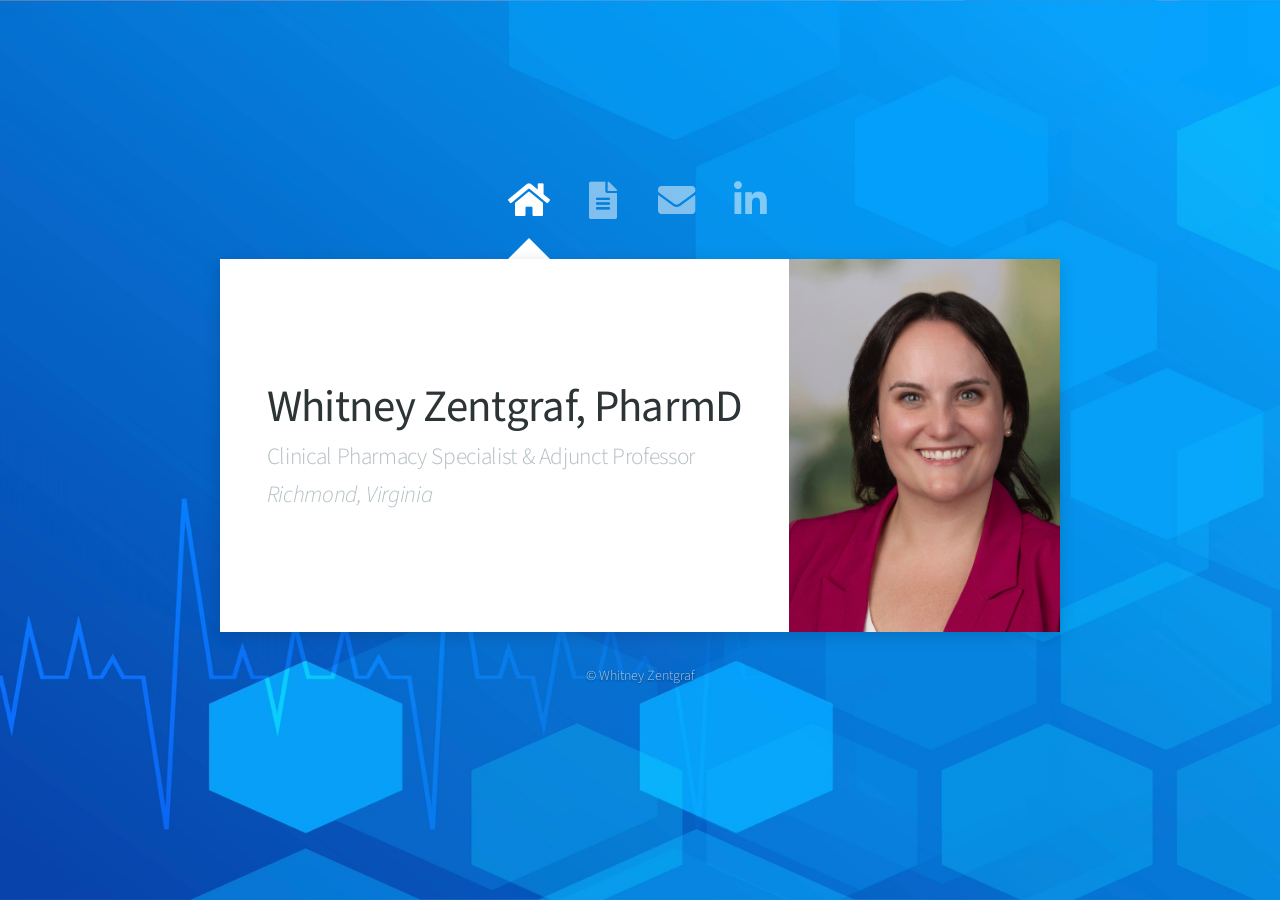
<file: index.html>
<!DOCTYPE HTML>
<html class="no-js" lang="en">
<head>
    <title>Whitney Zentgraf, PharmD | Clinical Pharmacy Specialist | Richmond, VA</title>
    <meta charset="utf-8" />
    <meta name="viewport" content="width=device-width, initial-scale=1, user-scalable=no" />
    <meta name="description" content="Portfolio of Whitney Zentgraf, PharmD. Clinical Pharmacy Specialist, Educator, and Ambulatory Care Pharmacist based in Richmond, VA." />
    <link rel="stylesheet" href="main.css" />
    <noscript><link rel="stylesheet" href="noscript.css" /></noscript>
</head>
<body class="is-preload">
    <div id="wrapper">
        <nav id="nav">
            <a href="#home" class="icon solid fa-home"><span>Home</span></a>
            <a href="#resume" class="icon solid fa-file-alt"><span>Resume</span></a>
            <a href="#contact" class="icon solid fa-envelope"><span>Contact</span></a>
            <a href="https://www.linkedin.com/in/whitney-zentgraf-a9302939a/" target="_blank" rel="noopener noreferrer" class="icon brands fa-linkedin-in"><span>LinkedIn</span></a>
        </nav>
        <div id="main">
            <article id="home" class="panel intro">
                <header>
                    <h1>Whitney Zentgraf, PharmD</h1>
                    <p>Clinical Pharmacy Specialist & Adjunct Professor</p>
                    <p><i>Richmond, Virginia</i></p>
                </header>
                <div class="pic">
                    <img src="images/me.jpg" alt="Whitney Zentgraf" />
                </div>
            </article>
            <article id="resume" class="panel">
                <header>
                    <h2>Professional Resume</h2>
                </header>
                <p>Clinical Pharmacy Specialist with over 9 years of experience in ambulatory care, geriatrics, and academia. Dedicated to optimizing patient outcomes through medication therapy management and educating future healthcare providers.</p>
                <div class="resume-grid">
                    <div class="resume-sidebar">
                        <section>
                            <h3>Expertise</h3>
                            <ul class="tag-cloud">
                                <li>Ambulatory Care</li>
                                <li>Geriatrics</li>
                                <li>Medication Therapy Mgmt</li>
                                <li>Academia</li>
                                <li>Chronic Disease Mgmt</li>
                            </ul>
                        </section>
                        <section>
                            <h3>Education</h3>
                            <ul class="clean-list">
                                <li><strong>Doctor of Pharmacy (PharmD)</strong><br>Virginia Commonwealth University<br><span class="date">2010 - 2014</span></li>
                                <li><strong>Cert. in Aging Studies</strong><br>Virginia Commonwealth University<br><span class="date">2011 - 2014</span></li>
                            </ul>
                        </section>
                        <section>
                            <h3>Licenses</h3>
                            <ul class="clean-list">
                                <li><strong>RPh</strong> - State of Virginia</li>
                                <li><strong>BCPS</strong> (Board Certified)</li>
                                <li><strong>Immunization Certified</strong></li>
                            </ul>
                        </section>
                    </div>
                    <div class="resume-content">
                        <h3>Experience</h3>
                        <div class="job">
                            <h4>Clinical Pharmacy Specialist</h4>
                            <span class="company">Bon Secours Mercy Health</span>
                            <span class="date">2021 - Present</span>
                            <ul>
                                <li>Manage complex medication therapies for high-risk ambulatory patients.</li>
                                <li>Collaborate with interdisciplinary teams to improve population health metrics.</li>
                                <li>Provide direct patient education on disease state management.</li>
                            </ul>
                        </div>
                        <div class="job">
                            <h4>Adjunct Faculty, Adv. Nursing Practice</h4>
                            <span class="company">Georgetown University</span>
                            <span class="date">2021 - Present</span>
                            <ul>
                                <li>Instruct graduate nursing students on advanced pharmacology and therapeutics.</li>
                                <li>Develop curriculum focused on evidence-based prescribing practices.</li>
                            </ul>
                        </div>
                        <div class="job">
                            <h4>Assistant Professor / Clinical Pharmacist</h4>
                            <span class="company">Shenandoah University / Inova Health</span>
                            <span class="date">2018 - 2021</span>
                            <ul>
                                <li>Served as joint faculty and ambulatory care specialist.</li>
                                <li>Precepted pharmacy students and residents in a clinical setting.</li>
                                <li>Delivered didactic lectures on pharmacotherapy and patient safety.</li>
                            </ul>
                        </div>
                        <div class="job">
                            <h4>Geriatric Clinical Pharmacist</h4>
                            <span class="company">Wesley Healthcare</span>
                            <span class="date">2016 - 2018</span>
                            <ul>
                                <li>Specialized in medication regimen reviews for the geriatric population.</li>
                                <li>Focused on deprescribing initiatives and polypharmacy reduction.</li>
                            </ul>
                        </div>
                    </div>
                </div>
            </article>
            <article id="contact" class="panel">
                <header>
                    <h2>Contact Me</h2>
                </header>
                <p class="warning-box">
                    PROFESSIONAL INQUIRIES ONLY.
                    <u>This form is NOT HIPAA compliant</u>. 
                    Do not submit patient health information, clinical questions, or medical records through this form.
                </p>
                <form id="contact-form" action="https://formspree.io/f/mjgbqjea" method="post">
                    <div class="contact-grid">
                        <div class="span-half">
                            <input type="text" name="name" placeholder="Name" required />
                        </div>
                        <div class="span-half">
                            <input type="email" name="email" placeholder="Email" required />
                        </div>
                        <div class="span-full">
                            <input type="text" name="subject" placeholder="Subject" />
                        </div>
                        <div class="span-full">
                            <textarea name="message" placeholder="Message" rows="6" required></textarea>
                        </div>
                        <div class="span-full">
                            <input type="submit" value="Send Message" id="submit-btn" />
                        </div>
                        <div class="span-full">
                            <p id="my-form-status"></p>
                        </div>
                    </div>
                </form>
            </article>
        </div>
        <div id="footer">
            <ul class="copyright">
                <li>&copy; Whitney Zentgraf</li>
            </ul>
        </div>
    </div>
    <script src="main.js"></script>
</body>

</html>
</file>
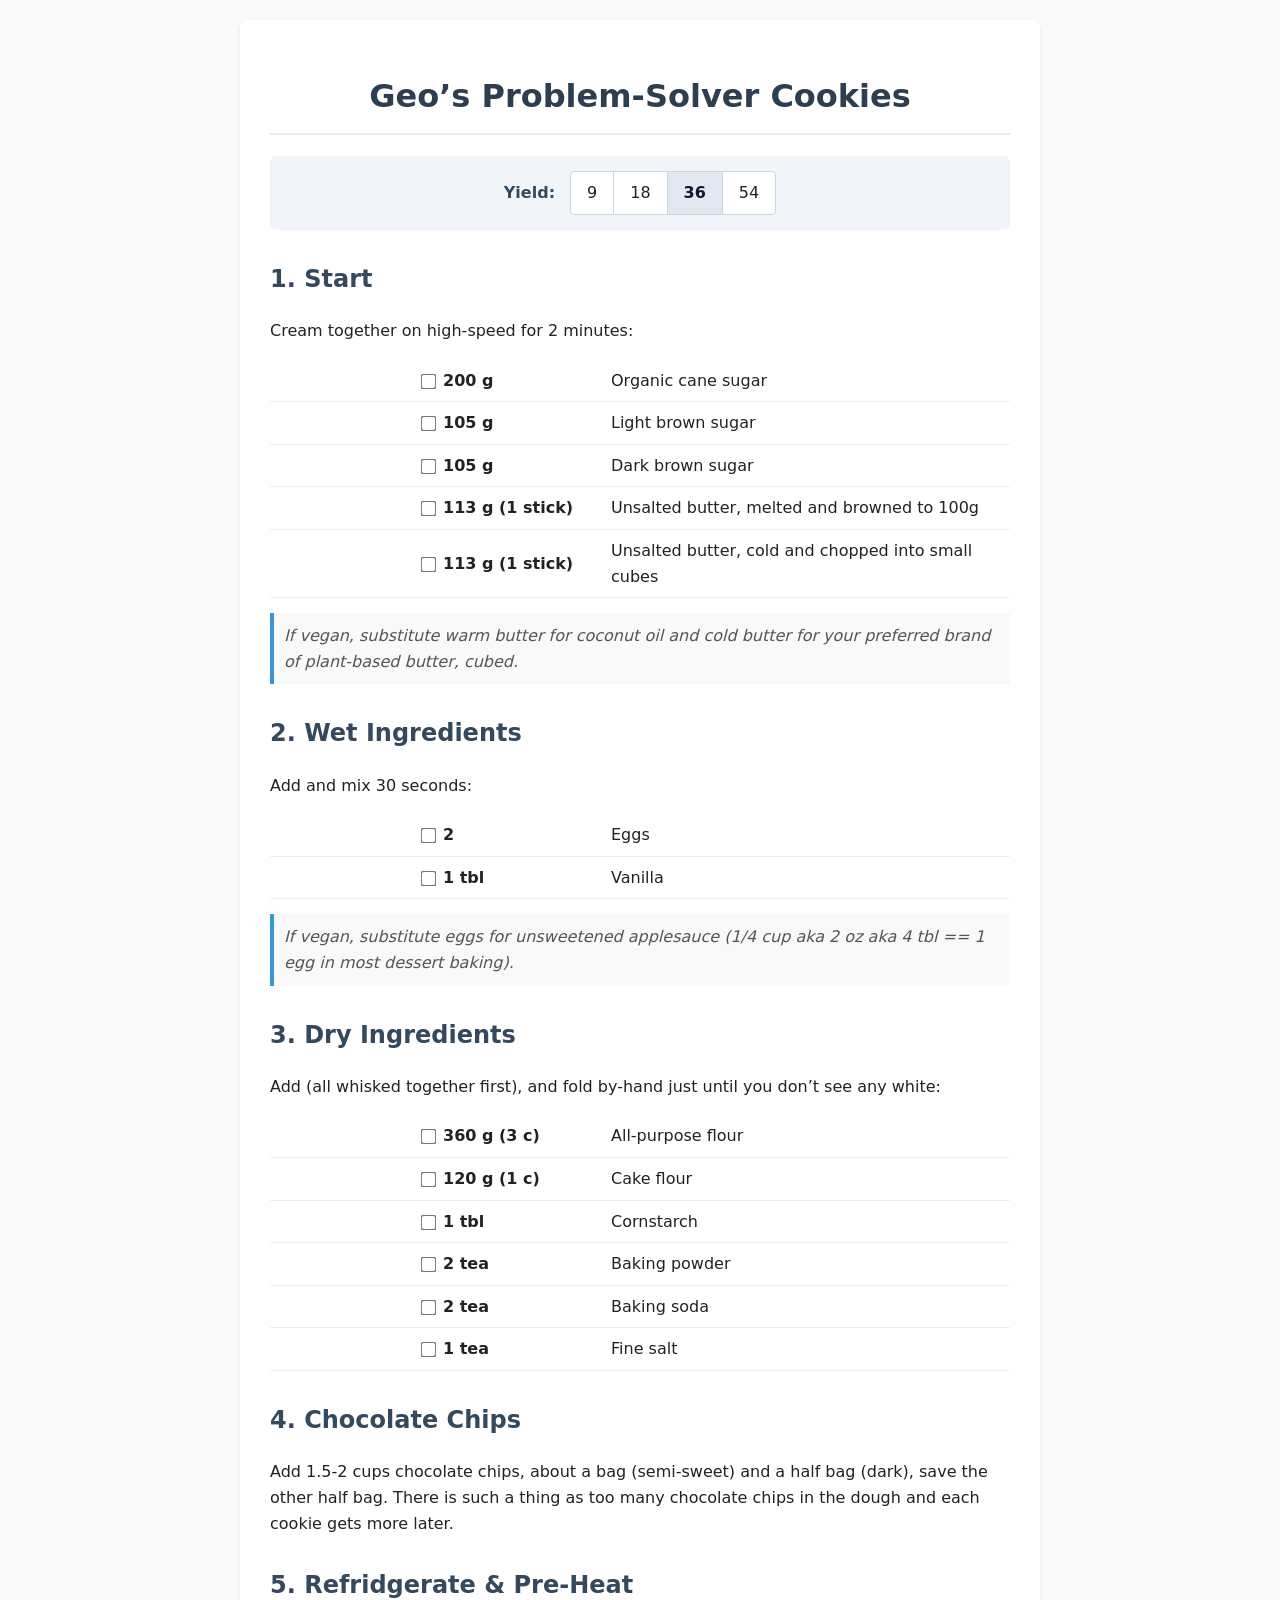
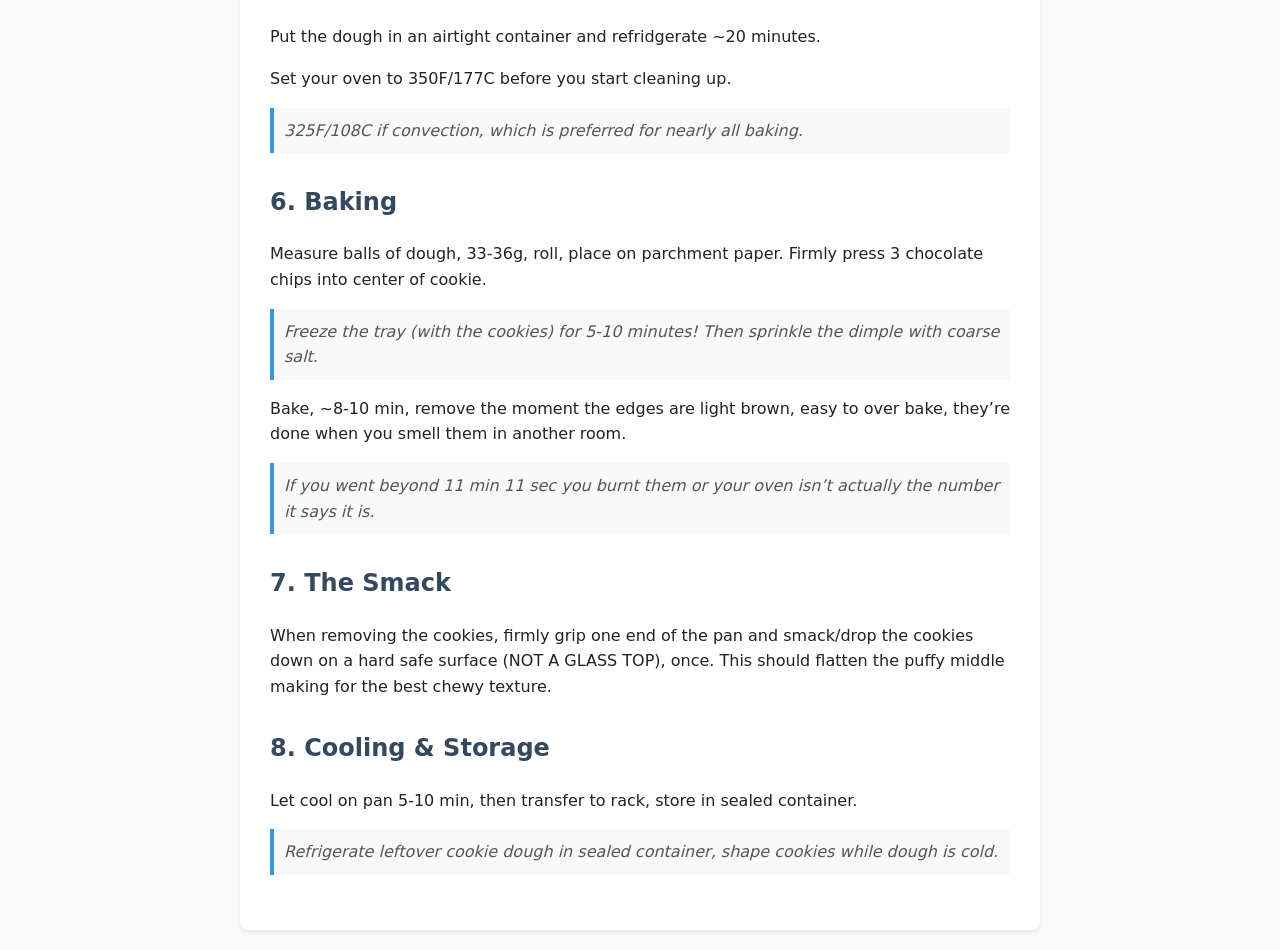
<file: problemsolvers.html>
<!DOCTYPE html>
<html lang="en">
<head>
    <meta charset="UTF-8">
    <meta name="viewport" content="width=device-width, initial-scale=1.0">
    <title>Geo's Problem-Solver Cookies</title>
    <style>
        body {
            font-family: system-ui, -apple-system, sans-serif;
            line-height: 1.6;
            max-width: 800px;
            margin: 0 auto;
            padding: 20px;
            color: #222;
            background-color: #fafafa;
        }
        .container {
            background-color: #ffffff;
            padding: 30px;
            border-radius: 8px;
            box-shadow: 0 2px 4px rgba(0,0,0,0.1);
        }
        h1 {
            color: #2c3e50;
            text-align: center;
            border-bottom: 2px solid #eee;
            padding-bottom: 10px;
        }
        .controls {
            display: flex;
            justify-content: center;
            align-items: center;
            gap: 15px;
            margin: 20px 0;
            padding: 15px;
            background-color: #f1f5f9;
            border-radius: 6px;
        }
        .chooser-label {
            font-weight: bold;
            color: #34495e;
        }
        .yield-chooser {
            display: flex;
            background: #fff;
            border: 1px solid #cbd5e1;
            border-radius: 4px;
            overflow: hidden;
        }
        .yield-chooser label {
            padding: 8px 16px;
            cursor: pointer;
            border-right: 1px solid #cbd5e1;
            transition: background 0.2s;
        }
        .yield-chooser label:last-child {
            border-right: none;
        }
        .yield-chooser input[type="radio"] {
            display: none;
        }
        .yield-chooser input[type="radio"]:checked + span {
            font-weight: bold;
            color: #0f172a;
        }
        .yield-chooser label:has(input[type="radio"]:checked) {
            background-color: #e2e8f0;
        }
        h2 {
            color: #34495e;
            margin-top: 30px;
        }
        table {
            border-collapse: collapse;
            width: 100%;
            margin-bottom: 15px;
        }
        td {
            padding: 8px;
            border-bottom: 1px solid #eee;
        }
        td:first-child {
            width: 45%;
            text-align: left;
            padding-left: 20%;
            padding-right: 15px;
            font-weight: bold;
            white-space: nowrap;
        }
        td:first-child input[type="checkbox"] {
            margin-right: 8px;
            vertical-align: middle;
        }
        td:last-child {
            width: 55%;
            text-align: left;
        }
        .note {
            font-style: italic;
            color: #555;
            background-color: #f9f9f9;
            padding: 10px;
            border-left: 4px solid #3498db;
            margin-top: 10px;
        }
        .step {
            margin-bottom: 25px;
        }
        input[type="checkbox"] {
            transform: scale(1.2);
            cursor: pointer;
        }
    </style>
</head>
<body>
    <div class="container">
        <h1>Geo’s Problem-Solver Cookies</h1>

        <div class="controls">
            <span class="chooser-label">Yield:</span>
            <div class="yield-chooser">
                <label><input type="radio" name="yield" value="9"><span>9</span></label>
                <label><input type="radio" name="yield" value="18"><span>18</span></label>
                <label><input type="radio" name="yield" value="36" checked><span>36</span></label>
                <label><input type="radio" name="yield" value="54"><span>54</span></label>
            </div>
        </div>

        <div class="step">
            <h2>1. Start</h2>
            <p>Cream together on high-speed for 2 minutes:</p>
            <table>
                <tr><td><input type="checkbox" class="persist-cb" id="ing-1"><span class="qty" data-base="200">200</span> g</td><td>Organic cane sugar</td></tr>
                <tr><td><input type="checkbox" class="persist-cb" id="ing-2"><span class="qty" data-base="105">105</span> g</td><td>Light brown sugar</td></tr>
                <tr><td><input type="checkbox" class="persist-cb" id="ing-3"><span class="qty" data-base="105">105</span> g</td><td>Dark brown sugar</td></tr>
                <tr><td><input type="checkbox" class="persist-cb" id="ing-4"><span class="qty" data-base="113">113</span> g (<span class="qty" data-base="1">1</span> stick)</td><td>Unsalted butter, melted and browned to <span class="qty" data-base="100">100</span>g</td></tr>
                <tr><td><input type="checkbox" class="persist-cb" id="ing-5"><span class="qty" data-base="113">113</span> g (<span class="qty" data-base="1">1</span> stick)</td><td>Unsalted butter, cold and chopped into small cubes</td></tr>
            </table>
            <div class="note">If vegan, substitute warm butter for coconut oil and cold butter for your preferred brand of plant-based butter, cubed.</div>
        </div>

        <div class="step">
            <h2>2. Wet Ingredients</h2>
            <p>Add and mix 30 seconds:</p>
            <table>
                <tr><td><input type="checkbox" class="persist-cb" id="ing-6"><span class="qty" data-base="2">2</span></td><td>Eggs</td></tr>
                <tr><td><input type="checkbox" class="persist-cb" id="ing-7"><span class="qty" data-base="1">1</span> tbl</td><td>Vanilla</td></tr>
            </table>
            <div class="note">If vegan, substitute eggs for unsweetened applesauce (1/4 cup aka 2 oz aka 4 tbl == 1 egg in most dessert baking).</div>
        </div>

        <div class="step">
            <h2>3. Dry Ingredients</h2>
            <p>Add (all whisked together first), and fold by-hand just until you don’t see any white:</p>
            <table>
                <tr><td><input type="checkbox" class="persist-cb" id="ing-8"><span class="qty" data-base="360">360</span> g (<span class="qty" data-base="3">3</span> c)</td><td>All-purpose flour</td></tr>
                <tr><td><input type="checkbox" class="persist-cb" id="ing-9"><span class="qty" data-base="120">120</span> g (<span class="qty" data-base="1">1</span> c)</td><td>Cake flour</td></tr>
                <tr><td><input type="checkbox" class="persist-cb" id="ing-10"><span class="qty" data-base="1">1</span> tbl</td><td>Cornstarch</td></tr>
                <tr><td><input type="checkbox" class="persist-cb" id="ing-11"><span class="qty" data-base="2">2</span> tea</td><td>Baking powder</td></tr>
                <tr><td><input type="checkbox" class="persist-cb" id="ing-12"><span class="qty" data-base="2">2</span> tea</td><td>Baking soda</td></tr>
                <tr><td><input type="checkbox" class="persist-cb" id="ing-13"><span class="qty" data-base="1">1</span> tea</td><td>Fine salt</td></tr>
            </table>
        </div>

        <div class="step">
            <h2>4. Chocolate Chips</h2>
            <p>Add <span class="qty" data-base="1.5">1.5</span>-<span class="qty" data-base="2">2</span> cups chocolate chips, about a bag (semi-sweet) and a half bag (dark), save the other half bag. There is such a thing as too many chocolate chips in the dough and each cookie gets more later.</p>
        </div>

        <div class="step">
            <h2>5. Refridgerate & Pre-Heat</h2>
            <p>Put the dough in an airtight container and refridgerate ~20 minutes.</p>
            <p>Set your oven to 350F/177C before you start cleaning up.</p>
            <div class="note">325F/108C if convection, which is preferred for nearly all baking.</div>
        </div>

        <div class="step">
            <h2>6. Baking</h2>
            <p> Measure balls of dough, 33-36g, roll, place on parchment paper. Firmly press 3 chocolate chips into center of cookie.</p>
            <div class="note">Freeze the tray (with the cookies) for 5-10 minutes! Then sprinkle the dimple with coarse salt.</div>
            <p>Bake, ~8-10 min, remove the moment the edges are light brown, easy to over bake, they’re done when you smell them in another room.</p> 
            <div class="note">If you went beyond 11 min 11 sec you burnt them or your oven isn’t actually the number it says it is.</div>
        </div>

        <div class="step">
            <h2>7. The Smack</h2>
            <p>When removing the cookies, firmly grip one end of the pan and smack/drop the cookies down on a hard safe surface (NOT A GLASS TOP), once. This should flatten the puffy middle making for the best chewy texture.</p>
        </div>

        <div class="step">
            <h2>8. Cooling & Storage</h2>
            <p>Let cool on pan 5-10 min, then transfer to rack, store in sealed container.</p>
            <div class="note">Refrigerate leftover cookie dough in sealed container, shape cookies while dough is cold.</div>
        </div>
    </div>

    <script>
        document.addEventListener('DOMContentLoaded', () => {
            // LocalStorage for checkboxes
            const checkboxes = document.querySelectorAll('.persist-cb');
            checkboxes.forEach(cb => {
                const savedState = localStorage.getItem('geoCookieCb_' + cb.id);
                if (savedState === 'true') {
                    cb.checked = true;
                }
                
                cb.addEventListener('change', (e) => {
                    localStorage.setItem('geoCookieCb_' + cb.id, e.target.checked);
                });
            });

            // Ingredient scaling logic
            const radioButtons = document.querySelectorAll('input[name="yield"]');
            const qtySpans = document.querySelectorAll('.qty');

            radioButtons.forEach(radio => {
                radio.addEventListener('change', (e) => {
                    const newYield = parseInt(e.target.value);
                    const ratio = newYield / 36; // 36 is the base yield

                    qtySpans.forEach(span => {
                        const baseValue = parseFloat(span.getAttribute('data-base'));
                        let scaledValue = baseValue * ratio;
                        
                        // Round to 2 decimal places to keep it clean
                        scaledValue = Math.round(scaledValue * 100) / 100;
                        span.textContent = scaledValue;
                    });
                });
            });
        });
    </script>
</body>
</html>
</file>
<file: main.css>
@import url('https://fonts.googleapis.com/css2?family=Source+Sans+Pro:ital,wght@0,300;0,400;1,300;1,400&display=swap');
@import url("https://cdnjs.cloudflare.com/ajax/libs/font-awesome/5.15.4/css/all.min.css");
:root {
    --c-bg-overlay: none;
    --c-bg-image: url("images/bg.jpg");
    --c-panel-bg: #ffffff;
    --c-input-bg: #eff2f7;
    --c-input-focus: #ffffff;
    --c-text-body: #546e7a;
    --c-text-header: #2d3436;
    --c-text-muted: #b2bec3;
    --c-text-light: #ffffff;
    --c-accent: #81193E; 
    --c-accent-hover: #9e2a52;
    --c-accent-active: #5e0f2b;
    --c-border: #dfe6e9;
    --font-main: 'Source Sans Pro', sans-serif;
    --grid-gap: 2rem;
}
*, *:before, *:after { box-sizing: border-box !important; }
html, body, div, span, applet, object, iframe, h1, h2, h3, h4, h5, h6, p, blockquote, pre, a, abbr, acronym, address, big, cite, code, del, dfn, em, img, ins, kbd, q, s, samp, small, strike, strong, sub, sup, tt, var, b, u, i, center, dl, dt, dd, ol, ul, li, fieldset, form, label, legend, table, caption, tbody, tfoot, thead, tr, th, td, article, aside, canvas, details, embed, figure, figcaption, footer, header, hgroup, menu, nav, output, ruby, section, summary, time, mark, audio, video { margin: 0; padding: 0; border: 0; font-size: 100%; font: inherit; vertical-align: baseline; }
article, aside, details, figcaption, figure, footer, header, hgroup, menu, nav, section { display: block; }
body { line-height: 1; -webkit-text-size-adjust: none; background-image: var(--c-bg-image); background-color: #1e293b; background-repeat: no-repeat; background-size: cover; background-position: center center; background-attachment: fixed; overflow-y: scroll; font-family: var(--font-main); font-weight: 300; color: var(--c-text-body); font-size: 20pt; line-height: 1.75em; }
ol, ul { list-style: none; }
blockquote, q { quotes: none; }
blockquote:before, blockquote:after, q:before, q:after { content: ''; content: none; }
table { border-collapse: collapse; border-spacing: 0; }
mark { background-color: transparent; color: inherit; }
input::-moz-focus-inner { border: 0; padding: 0; }
input, select, textarea { -moz-appearance: none; -webkit-appearance: none; -ms-appearance: none; appearance: none; }
body.is-preload *, body.is-preload *:before, body.is-preload *:after { animation: none !important; transition: none !important; }
@media screen and (max-width: 1680px) { body, input, textarea, select { font-size: 15pt; } }
@media screen and (max-width: 1280px) { body, input, textarea, select { font-size: 14pt; } }
@media screen and (max-width: 736px) { body, input, textarea, select { font-size: 12pt; } }
@media screen and (max-width: 360px) { body, input, textarea, select { font-size: 11pt; } }
strong, b, h1, h2, h3, h4, h5, h6 { font-weight: 400; color: var(--c-text-header); }
h1 { font-size: 2.4em; letter-spacing: -0.015em; }
h2 { font-size: 1.8em; letter-spacing: -0.015em; }
h3, h4, h5, h6 { font-size: 1.25em; letter-spacing: -0.015em; }
@media screen and (max-width: 736px) { h1 { font-size: 1.75em; } h2 { font-size: 1.375em; } h3, h4, h5, h6 { font-size: 1em; } }
p, h1, h2, h3, h4, h5, h6, li, span { max-width: 100%; overflow-wrap: break-word; word-wrap: break-word; word-break: break-word; }
blockquote { border-left: solid 0.5em var(--c-border); padding: 1em 0 1em 2em; font-style: italic; }
em, i { font-style: italic; }
hr { border: 0; border-top: solid 1px var(--c-border); padding: 1.5em 0 0 0; margin: 1.75em 0 0 0; }
p, ul, ol, dl, table, blockquote, form { margin-bottom: 2em; }
form label { display: block; font-weight: 400; color: var(--c-text-header); margin: 0 0 1em 0; }
form input[type="text"], form input[type="email"], form input[type="password"], form select, form textarea { -webkit-appearance: none; -moz-appearance: none; appearance: none; border: 0; background: var(--c-input-bg); padding: 0.75em; width: 100%; max-width: 100%; min-width: 0; display: block; transition: background-color .25s ease-in-out; }
form input:focus, form select:focus, form textarea:focus { background: var(--c-input-focus); }
form input, form select { line-height: 1.35em; }
form textarea { resize: vertical; }
section, article { margin-bottom: 3em; }
section > :last-child, section:last-child, article > :last-child, article:last-child { margin-bottom: 0; }
header { margin: 0 0 1.5em 0; }
header > p { margin: 0.5em 0 0 0; color: var(--c-text-muted); }
@media screen and (max-width: 736px) { header { margin: 0 0 1em 0; } }
.image { display: inline-block; }
.image img { display: block; width: 100%; }
input[type="button"], input[type="submit"], input[type="reset"], button, .button { transition: background-color .25s ease-in-out; -webkit-appearance: none; -moz-appearance: none; appearance: none; display: inline-block; background-color: var(--c-accent); color: var(--c-text-light); border: 0; cursor: pointer; outline: 0; padding: 0.7em 1.5em 0.7em 1.5em; max-width: 100%; }
input[type="button"]:hover, .button:hover { background-color: var(--c-accent-hover); }
input[type="button"]:active, .button:active { background-color: var(--c-accent-active); }
.icon { text-decoration: none; position: relative; }
.icon:before { -moz-osx-font-smoothing: grayscale; -webkit-font-smoothing: antialiased; display: inline-block; font-style: normal; font-variant: normal; text-rendering: auto; line-height: 1; text-transform: none !important; font-family: 'Font Awesome 5 Free'; font-weight: 400; }
.icon.solid:before { font-weight: 900; }
.icon.brands:before { font-family: 'Font Awesome 5 Brands'; }
#nav { text-align: center; height: 4.25em; cursor: default; }
#nav a { position: relative; display: inline-block; color: var(--c-text-light); width: 1em; height: 1em; line-height: 0.9em; font-size: 2.5em; margin: 0 0.25em 0 0.25em; opacity: 0.5; outline: 0; transition: opacity .25s ease-in-out; }
#nav a:before { font-size: 0.8em; }
#nav a:after { content: ''; display: block; position: absolute; left: 50%; bottom: -0.75em; margin-left: -0.5em; border-bottom: solid 0em var(--c-text-light); border-left: solid 0.5em transparent; border-right: solid 0.5em transparent; transition: border-bottom-width .25s ease-in-out; }
#nav a span { display: flex; justify-content: center; align-items: center; text-align: center; position: absolute; background: var(--c-accent); color: var(--c-text-light); top: -2.75em; font-size: 0.3em; height: 2.25em; line-height: normal; left: 50%; opacity: 0; transition: opacity .25s ease-in-out; width: auto; min-width: 5em; transform: translateX(-50%); padding: 0 1.25em; white-space: nowrap; }
#nav a span:after { content: ''; display: block; position: absolute; bottom: -0.4em; left: 50%; margin-left: -0.6em; border-top: solid 0.6em var(--c-accent); border-left: solid 0.6em transparent; border-right: solid 0.6em transparent; }
#nav a:hover, #nav a:hover span, #nav a.active { opacity: 1.0; }
#nav a.active:after { border-bottom-width: 0.5em; }
@media screen and (max-width: 980px) { #nav a span { display: none; } }
#wrapper { width: 45em; margin: 0 auto; min-height: 100vh; max-width: 100%; padding: 4em 0; display: flex; flex-direction: column; align-items: center; justify-content: center; transition: opacity 1s ease-in-out; }
body.is-preload #wrapper { opacity: 0; }
@media screen and (max-width: 1280px) { #wrapper { padding: 3em 0; max-width: calc(100% - 6em); } }
@media screen and (max-width: 980px) { #wrapper { padding: 1.5em 0; max-width: calc(100% - 8em); } }
@media screen and (max-width: 736px) { #wrapper { padding: 1em 0; max-width: calc(100% - 2em); } }
@media screen and (max-width: 360px) { #wrapper { padding: 1em 0; max-width: 100%; } }
#main { position: relative; overflow: hidden; width: 100%; background: var(--c-panel-bg); box-shadow: 0px 4px 15px rgba(0, 0, 0, 0.15); transition: min-height 0.5s ease-in-out, max-height 0.5s ease-in-out; }
#main > .panel { transition: opacity 0.25s ease-in-out; margin-bottom: 0; position: relative; padding: 3.5em 2.5em 2.5em 2.5em; width: 100%; overflow: hidden; max-width: 100%; }
#main > .panel.inactive { opacity: 0; }
@media screen and (max-width: 736px) { #main > .panel { padding: 2em 1.5em 1.5em 1.5em; } }
#main > .panel.intro { padding: 0; height: 20em; display: flex; flex-direction: row; align-items: center; }
#main > .panel.intro .pic { position: relative; flex-grow: 0; flex-shrink: 0; width: 17em; height: 100%; text-decoration: none; }
#main > .panel.intro .pic img { display: block; position: absolute; top: 0; left: 0; width: 100%; height: 100%; object-fit: cover; object-position: center; }
#main > .panel.intro header { flex-grow: 1; flex-shrink: 1; padding: 3.5em 2.5em; margin-bottom: 0; width: 100%; }
#main > .panel.intro header h1 { line-height: 1.25em; margin-bottom: 0; font-size: clamp(1.5rem, 4vw, 2.4em) !important; white-space: nowrap; }
#main > .panel.intro header p { letter-spacing: -0.015em; font-size: 1.25em; margin: 0.25em 0 0 0; font-size: clamp(0.9rem, 2.5vw, 1.25em) !important; }
@media screen and (max-width: 980px) { #main > .panel.intro { flex-direction: column; height: auto; } #main > .panel.intro .pic { height: 25em; width: 100%; } #main > .panel.intro header { padding: 4em; text-align: center; } }
@media screen and (max-width: 736px) { #main > .panel.intro .pic { height: 20em; } #main > .panel.intro header { padding: 2.75em 2em 2.5em 2em; } }
@media screen and (max-width: 480px) { #main > .panel.intro header h1 { white-space: normal; font-size: 1.8em !important; } }
.resume-grid { display: grid; grid-template-columns: 1fr 2fr; gap: var(--grid-gap); margin-top: 2em; width: 100%; max-width: 100%; }
.contact-grid { display: grid; grid-template-columns: 1fr 1fr; gap: 1.5em; width: 100%; max-width: 100%; }
.resume-grid > div, .contact-grid > div { min-width: 0; max-width: 100%; }
.span-half { grid-column: span 1; }
.span-full { grid-column: span 2; }
@media screen and (max-width: 980px) { .resume-grid, .contact-grid { grid-template-columns: 1fr; } .span-half, .span-full { grid-column: span 1; } }
.resume-sidebar section { margin-bottom: 2.5em; }
.resume-sidebar h3 { font-size: 1em; font-weight: 600; text-transform: uppercase; margin-bottom: 1em; color: var(--c-accent); border-bottom: 1px solid var(--c-border); padding-bottom: 0.5em; }
.clean-list li { margin-bottom: 1.25em; line-height: 1.4em; padding-left: 0; }
.clean-list li strong { display: block; color: var(--c-text-header); }
.clean-list .date { font-size: 0.85em; color: var(--c-text-muted); display: block; margin-top: 0.25em; }
.tag-cloud { display: flex; flex-wrap: wrap; gap: 0.5em; padding: 0; }
.tag-cloud li { background: var(--c-input-bg); color: var(--c-text-header); padding: 0.4em 0.8em; font-size: 0.8em; border-radius: 4px; padding-left: 0.8em; }
.resume-content h3 { font-size: 1.5em; margin-bottom: 1.5em; color: var(--c-text-header); }
.job { margin-bottom: 2.5em; padding-left: 1.5em; border-left: 3px solid var(--c-input-bg); }
.job h4 { font-size: 1.2em; color: var(--c-text-header); margin-bottom: 0.25em; font-weight: 600; }
.job .company { font-style: italic; color: var(--c-text-body); }
.job .date { float: right; font-size: 0.9em; color: var(--c-text-muted); background: var(--c-input-bg); padding: 0.2em 0.6em; border-radius: 4px; }
.job ul { margin-top: 1em; list-style: disc; padding-left: 1.5em; }
.job ul li { margin-bottom: 0.5em; padding-left: 0.5em; }
@media screen and (max-width: 736px) { .job .date { float: none; display: inline-block; margin-top: 0.5em; margin-left: 0; } .job { padding-left: 1em; } }
.warning-box { color: var(--c-accent); font-weight: 600; border: 2px solid var(--c-accent); padding: 1em; border-radius: 4px; }
#footer { color: rgba(255,255,255,0.7); text-align: center; padding: 2em 0 0 0; font-size: 0.75em; text-shadow: 0 1px 2px rgba(0,0,0,0.5); }
#footer a { color: rgba(255,255,255,0.9); transition: color .25s ease-in-out; }
#footer a:hover { color: #ffffff; }
#footer .copyright { list-style: none; padding-left: 0; }
#footer .copyright li { display: inline-block; padding-left: 1em; margin-left: 1em; border-left: solid 1px rgba(255,255,255,0.3); line-height: 1; }
#footer .copyright li:first-child { padding-left: 0; margin-left: 0; border-left: 0; }
</file>
